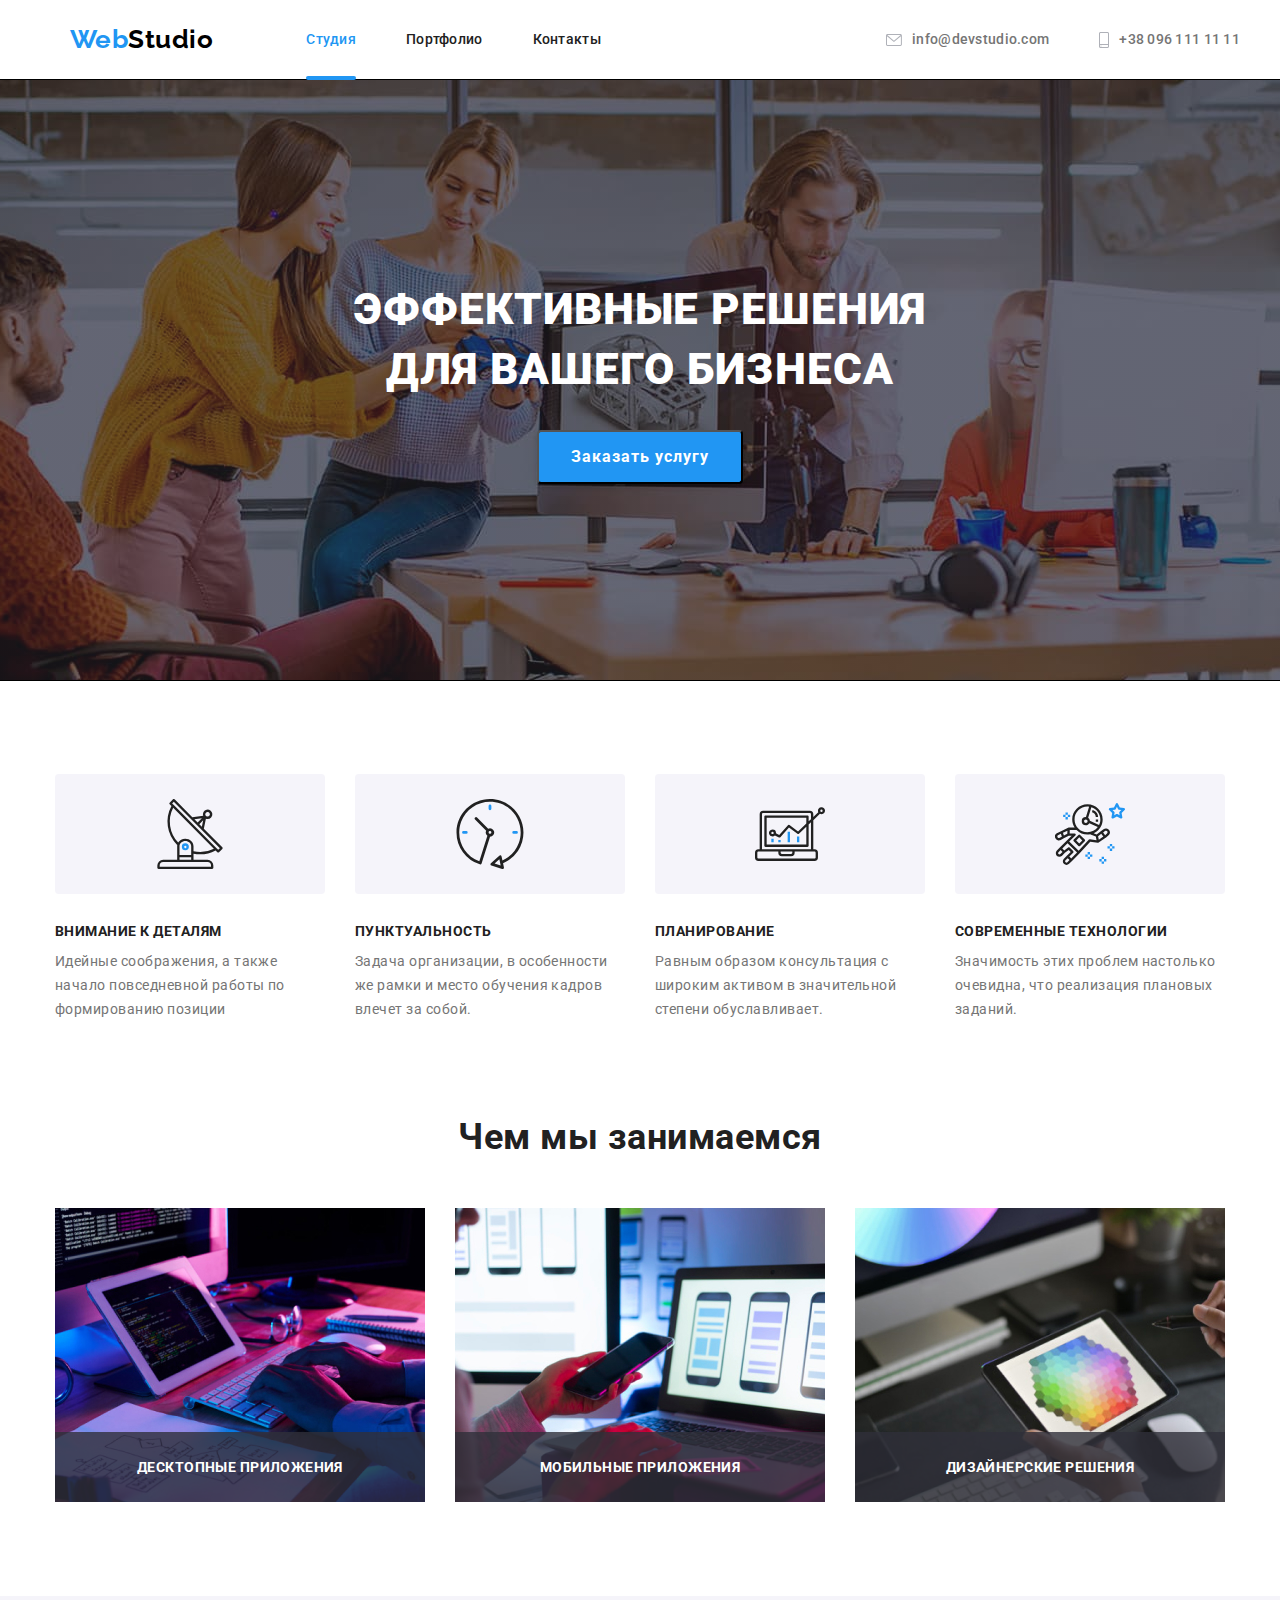
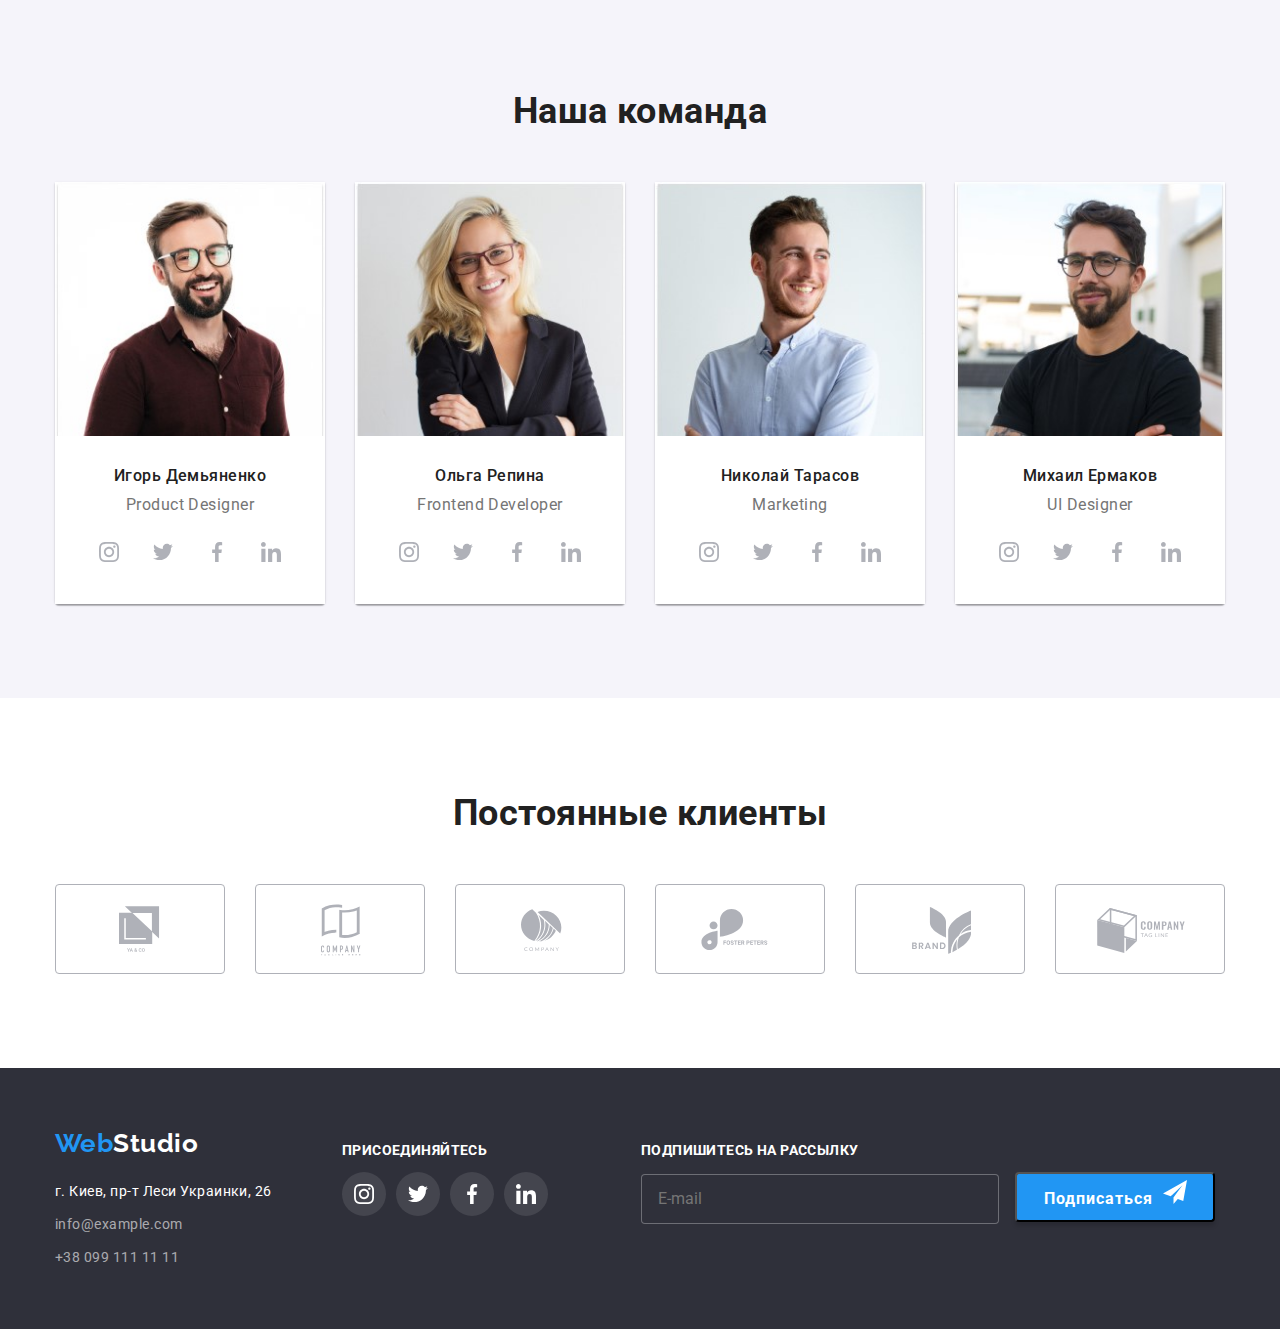
<file: index.html>
<!DOCTYPE html>
<html lang="ru">
<head>
    <meta charset="UTF-8">
    <meta name="viewport" content="width=device-width, initial-scale=1.0">
    <title>WebStudio</title>
    <link href="https://fonts.googleapis.com/css2?family=Raleway:wght@700&family=Roboto:wght@400;500;700;900&display=swap" rel="stylesheet"> 
    <link rel="stylesheet" href="https://cdnjs.cloudflare.com/ajax/libs/modern-normalize/1.0.0/modern-normalize.min.css">
    <link rel="stylesheet" href="./css/main.min.css" />
</head>
<body>
    <header class="conteiner">
        <nav class="conteiner main-nav">
            <a href="./index.html" class="logo"><span class="logo-accent">Web</span>Studio</a>
            <ul class="site-nav list">
                <li class="item"><a href="./index.html" class="link current">Студия</a></li>
                <li class="item"><a href="./portfolio.html" class="link">Портфолио</a> </li>
                <li class="item"><a href=""class="link">Контакты</a> </li>
            </ul>
       
            <ul class="mail list">
                <li class="item">
                    <a href="mailto:info@example.com"class="mail-phone link"> 
                        <div class="social-mail-phone">
                            <svg class="social-icon info envelope"><use xlink:href="./images/symbol-defs.svg#envelope"></use></svg>
                    info@devstudio.com
                </div>
                    </a>
                </li>
                <li class="item">
                    <a  href="tel:+380991111111"class="mail-phone link"> 
                        <div class="social-mail-phone">
                        <svg class="social-icon info smartphone"><use xlink:href="./images/symbol-defs.svg#smartphone"></use></svg>
                        +38 096 111 11 11
                    </div>
                </a>
            </li>
                    </ul>
        </nav>
    </header> 
    <main>
        <section class="hero">
            <div class="conteiner">
                <h1 class="hero-title">Эффективные решения <br> для вашего бизнеса</h1>
                <button class="button" data-modal-open >Заказать услугу</button>
            </div>
        </section>
        <section class="section plus">
            <div class="conteiner">
                <ul class="features list">
                    <li class="item icon-antenna"> <h3 class="title">Внимание к деталям</h3>
                        <p class="text"> Идейные соображения, а также начало повседневной работы по формированию позиции </p>
                    </li>
                    <li class="item icon-clock"> <h3 class="title">Пунктуальность</h3>
                        <p class="text">Задача организации, в особенности же рамки и место обучения кадров влечет за собой.</p>
                    </li>
                    <li class="item icon-diagram"> <h3 class="title">Планирование</h3>
                        <p class="text">Равным образом консультация с широким активом в значительной степени обуславливает.</p>
                    </li>
                    <li class="item icon-astrounaut"> <h3 class="title">Современные технологии</h3>
                        <p class="text">Значимость этих проблем настолько очевидна, что реализация плановых заданий.</p>
                    </li>
                </ul>
            </div>
            </section>
            <section class="section operation">
            <div class="conteiner">
                <h2 class="section-title">Чем мы занимаемся</h2>
                <ul class="work list">
                    <li class="item">
                        <div class="about-work"> <img src="./images/box1.jpg" alt="" width="370"></div>
                        <div class="about-work-text"><p>ДЕСКТОПНЫЕ ПРИЛОЖЕНИЯ</p></div>
                        
                        </li>
                    <li class="item"> 
                        <div class="about-work"><img src="./images/box2.jpg" alt="" width="370"></div>
                    <div class="about-work-text"><p>МОБИЛЬНЫЕ ПРИЛОЖЕНИЯ</p></div>
                    
                    </li>
                    <li class="item"> 
                        <div class="about-work"><img src="./images/box3.jpg" alt="" width="370"></div>
                    <div class="about-work-text"><p>ДИЗАЙНЕРСКИЕ РЕШЕНИЯ</p></div>
                    
                    </li>
                </ul>
            </div>
        </section>
        <section class="section job">
            <div class="conteiner">
                <h2 class="section-title">Наша команда</h2>
                <ul class="company list">
                    <li class="item">
                        <img src="./images/teamcard1.jpg" alt="" width="270">
                        <div class="name">
                            <h3 class="company-title"> Игорь Демьяненко</h3>
                            <p class="company-job">Product Designer</p>
                            <ul class="social-icon-list list">
                                <li class="social-icon-item">
                                    <a class="social-icon-link" href="https://www.instagram.com/" target="_blank"><svg class="social-icon"><use xlink:href="./images/symbol-defs.svg#instagram"></use></svg></a>
                                </li>
                                <li class="social-icon-item">
                                    <a class="social-icon-link" href="https://twitter.com/" target="_blank"><svg class="social-icon"><use xlink:href="./images/symbol-defs.svg#twitter"></use></svg></a>
                                </li>
                                <li class="social-icon-item">
                                    <a class="social-icon-link" href="https://facebook.com/" target="_blank"><svg class="social-icon"><use xlink:href="./images/symbol-defs.svg#facebook"></use></svg></a>
                                </li>
                                <li class="social-icon-item">
                                    <a class="social-icon-link" href="https://www.linkedin.com/" target="_blank"><svg class="social-icon"><use xlink:href="./images/symbol-defs.svg#linkedin"></use></svg></a>
                                </li>

                            </ul>
                        </div>
                        </li>        
                    <li class="item">
                        <img src="./images/teamcard2.jpg" alt="" width="270">
                        <div class="name">
                            <h3 class="company-title">Ольга Репина</h3>
                            <p class="company-job">Frontend Developer</p>
                            <ul class="social-icon-list list">
                                <li class="social-icon-item">
                                    <a class="social-icon-link" href="https://www.instagram.com/" target="_blank"><svg class="social-icon"><use xlink:href="./images/symbol-defs.svg#instagram"></use></svg></a>
                                </li>
                                <li class="social-icon-item">
                                    <a class="social-icon-link" href="https://twitter.com/" target="_blank"><svg class="social-icon"><use xlink:href="./images/symbol-defs.svg#twitter"></use></svg></a>
                                </li>
                                <li class="social-icon-item">
                                    <a class="social-icon-link" href="https://facebook.com/" target="_blank"><svg class="social-icon"><use xlink:href="./images/symbol-defs.svg#facebook"></use></svg></a>
                                </li>
                                <li class="social-icon-item">
                                    <a class="social-icon-link" href="https://www.linkedin.com/" target="_blank"><svg class="social-icon"><use xlink:href="./images/symbol-defs.svg#linkedin"></use></svg></a>
                                </li>

                            </ul>
                        </div> 
                    </li>
                    <li class="item">
                        <img src="./images/teamcard3.jpg" alt="" width="270">
                        <div class="name">
                            <h3 class="company-title">Николай Тарасов</h3>
                            <p class="company-job">Marketing</p>
                            <ul class="social-icon-list list">
                                <li class="social-icon-item">
                                    <a class="social-icon-link" href="https://www.instagram.com/" target="_blank"><svg class="social-icon"><use xlink:href="./images/symbol-defs.svg#instagram"></use></svg></a>
                                </li>
                                <li class="social-icon-item">
                                    <a class="social-icon-link" href="https://twitter.com/" target="_blank"><svg class="social-icon"><use xlink:href="./images/symbol-defs.svg#twitter"></use></svg></a>
                                </li>
                                <li class="social-icon-item">
                                    <a class="social-icon-link" href="https://facebook.com/" target="_blank"><svg class="social-icon"><use xlink:href="./images/symbol-defs.svg#facebook"></use></svg></a>
                                </li>
                                <li class="social-icon-item">
                                    <a class="social-icon-link" href="https://www.linkedin.com/" target="_blank"><svg class="social-icon"><use xlink:href="./images/symbol-defs.svg#linkedin"></use></svg></a>
                                </li>

                            </ul>
                        </div>
                    </li>
                    <li class="item">
                        <img src="./images/teamcard4.jpg" alt="" width="270">
                        <div class="name">
                            <h3 class="company-title">Михаил Ермаков</h3>
                            <p class="company-job">UI Designer</p>
                            <ul class="social-icon-list list">
                                <li class="social-icon-item">
                                    <a class="social-icon-link" href="https://www.instagram.com/" target="_blank"><svg class="social-icon"><use xlink:href="./images/symbol-defs.svg#instagram"></use></svg></a>
                                </li>
                                <li class="social-icon-item">
                                    <a class="social-icon-link" href="https://twitter.com/" target="_blank"><svg class="social-icon"><use xlink:href="./images/symbol-defs.svg#twitter"></use></svg></a>
                                </li>
                                <li class="social-icon-item">
                                    <a class="social-icon-link" href="https://facebook.com/" target="_blank"><svg class="social-icon"><use xlink:href="./images/symbol-defs.svg#facebook"></use></svg></a>
                                </li>
                                <li class="social-icon-item">
                                    <a class="social-icon-link" href="https://www.linkedin.com/" target="_blank"><svg class="social-icon"><use xlink:href="./images/symbol-defs.svg#linkedin"></use></svg></a>
                                </li>

                            </ul>
                        </div>
                    </li>
                </ul>
            </div>
        </section>
        <section class="section client">
            <div class="conteiner">
                <h2 class="section-title"> Постоянные клиенты</h2>
                <ul class="customer list">
                    <li class="item">
                        <a class="customer-icon-link" href="">
                            <svg class="social-icon-partner" width="44.27px" height="49.23"><use xlink:href="./images/symbol-defs.svg#logo1"></use></svg>

                        </a>
                    </li>
                    <li class="item">
                        <a class="customer-icon-link" href="">
                            <svg class="social-icon-partner" width="40px" height="52"><use xlink:href="./images/symbol-defs.svg#logo2"></use></svg>

                        </a>
                    </li>
                    <li class="item">
                        <a class="customer-icon-link" href="">
                            <svg class="social-icon-partner" width="41px" height="42.6"><use xlink:href="./images/symbol-defs.svg#logo3"></use></svg>

                        </a>
                    </li>
                    <li class="item">
                        <a class="customer-icon-link" href="">
                            <svg class="social-icon-partner" width="79.66px" height="42.02"><use xlink:href="./images/symbol-defs.svg#logo4"></use></svg>

                        </a>
                    </li>
                    <li class="item">
                        <a class="customer-icon-link" href="">
                            <svg class="social-icon-partner" width="59px" height="47"><use xlink:href="./images/symbol-defs.svg#logo5"></use></svg>

                        </a>
                    </li>
                    <li class="item">
                        <a class="customer-icon-link" href="">
                            <svg class="social-icon-partner" width="88.48px" height="45.44"><use xlink:href="./images/symbol-defs.svg#logo6"></use></svg>

                        </a>
                    </li>
                </ul>
            </div>
        </section>
    </main>
    <footer class="post">
        <div class="post-social conteiner">
            <div>
            <a href="./index.html" class="post-logo"><span class="post-logo-accent">Web</span>Studio</a>
            <address>  
                <ul class="address list">
                    <li class="post-address"> <p>г. Киев, пр-т Леси Украинки, 26</p></li>
                    <li class="post-address"><a href="mailto:info@example.com" class="link">info@example.com</a></li>
                    <li class="post-address"> <a href="tel:+380991111111" class="link">+38 099 111 11 11</a></li>
                </ul>   
            </address>
            </div>
       
            <div class="post-social-icon">
            <h3 class="title">ПРИСОЕДИНЯЙТЕСЬ</h3>
            <ul class="social-icon-list list">
                <li class="social-icon-item">
                    <a class="social-icon-link welcom" href="https://www.instagram.com/" target="_blank"><svg class="social-icon"><use xlink:href="./images/symbol-defs.svg#instagram"></use></svg></a>
                </li>
                <li class="social-icon-item">
                    <a class="social-icon-link welcom" href="https://twitter.com/" target="_blank"><svg class="social-icon"><use xlink:href="./images/symbol-defs.svg#twitter"></use></svg></a>
                </li>
                <li class="social-icon-item">
                    <a class="social-icon-link welcom" href="https://facebook.com/" target="_blank"><svg class="social-icon"><use xlink:href="./images/symbol-defs.svg#facebook"></use></svg></a>
                </li>
                <li class="social-icon-item">
                    <a class="social-icon-link welcom" href="https://www.linkedin.com/" target="_blank"><svg class="social-icon"><use xlink:href="./images/symbol-defs.svg#linkedin"></use></svg></a>
                </li>
                        
            </ul>
            </div>
            <div class="post-social-form">
                <h3 class="title">ПОДПИШИТЕСЬ НА РАССЫЛКУ</h3>
                <form class="mail-form">
                    <input type="mail" name="e-mail" id="e-mail" class="post-social-input" placeholder="E-mail">
                    <button type="submit" class="post-social-button"><p class="post-social-button-send">Подписаться</p></button>
                </form>
            </div>
        </div>
    </footer>
    <div class="backdrop is-hidden" data-modal >
        <div class="modal">
            <button class="exit-modal" data-modal-close ><svg class="back-modal"><use xlink:href="./images/symbol-defs.svg#close-black-18dp-2-1-1"></use></svg></button>
            <h4 class="modal-text">Оставьте свои данные, мы вам перезвоним</h4>
            <form class="form">
                <div class="form-group">
                    <label for="user-name" class="form-label">Имя</label>
                    <div class="form-group-picture">
                        <input type="text" class="form-input" name="user-name" id="user-name"/>
                        <svg class="picture"><use xlink:href="./images/symbol-defs.svg#Vector"></use></svg>
                    </div>

                </div>
                <div class="form-group">
                    <label for="tel" class="form-label">Телефон</label>
                    <div class="form-group-picture">
                        <input type="tel" class="form-input" name="tel" id="tel"/>
                        <svg class="picture"><use xlink:href="./images/symbol-defs.svg#phone-black-18dp"></use></svg>
                    </div>

                </div>
                <div class="form-group">
                    <label for="mail" class="form-label">Почта</label>
                    <div class="form-group-picture">
                        <input type="email" class="form-input" name="mail" id="mail"/>
                        <svg class="picture"><use xlink:href="./images/symbol-defs.svg#email-black-18dp"></use></svg>
                    </div>
                        
                </div>
                <div class="form-group">
                    <label for="comment" class="form-label">Комментарий</label>
                    <textarea class="form-textarea" name="comment" id="comment" placeholder="Введите текст"></textarea>


                </div>
                <div class="checkbox-policy">
                    <label for="policy" class="checkbox-label">
                    <input type="checkbox" class="checkbox visually-hidden" name="policy" id="policy">
                    <span class="policy-click">Соглашаюсь с рассылкой и принимаю</span> <a href="" class="link form-policy">Условия договора</a>
                    </label>
                </div>
                <div class="policy-button-form">
                <button type="submit" class="button-form">Отправить</button>
            </div>
            </form>
                



            <!--  -->
        
        </div>
    
    </div>
    <script src="./js/modal.js"></script>
</body>
</html>
</file>
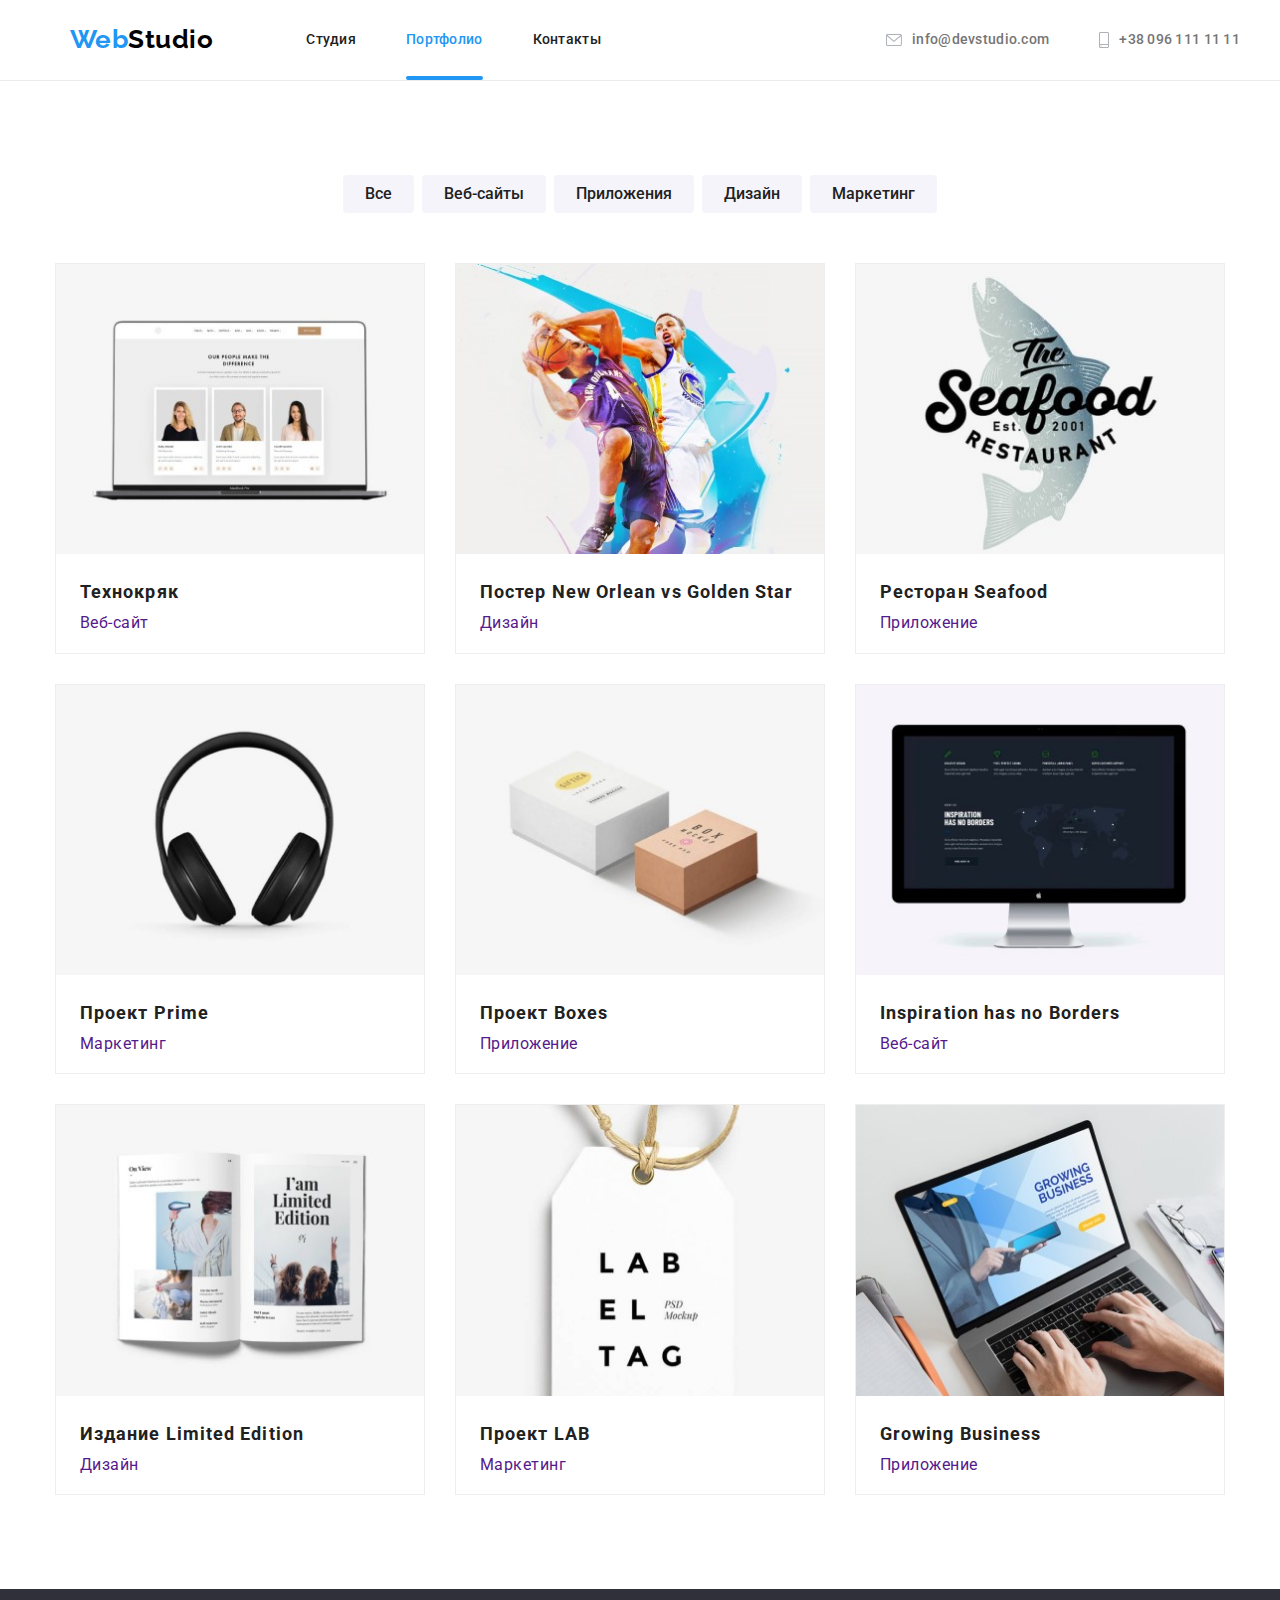
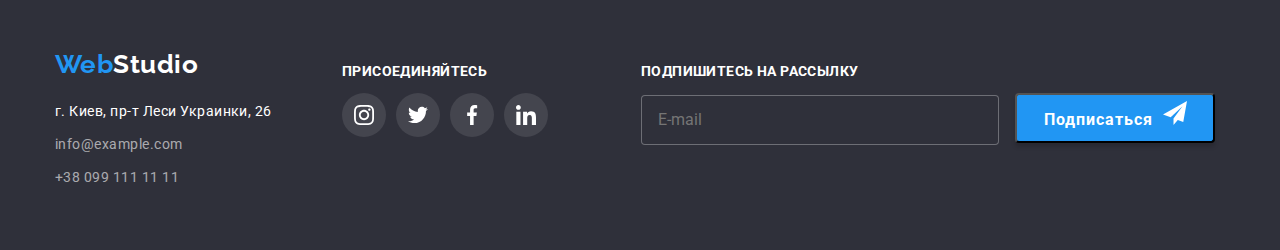
<file: portfolio.html>
<!DOCTYPE html>
<html lang="ru">
<head>
    <meta charset="UTF-8">
    <meta name="viewport" content="width=device-width, initial-scale=1.0">
    <title>WebStudio</title>
    <link href="https://fonts.googleapis.com/css2?family=Raleway:wght@700&family=Roboto:wght@400;500;700;900&display=swap" rel="stylesheet"> 
    <link rel="stylesheet" href="https://cdnjs.cloudflare.com/ajax/libs/modern-normalize/1.0.0/modern-normalize.min.css">
    <link rel="stylesheet" href="./css/main.min.css" />
</head>
<body>
   <header class="conteiner">
        <nav class="conteiner main-nav">
            <a href="./index.html" class="logo"><span class="logo-accent">Web</span>Studio</a>
            <ul class="site-nav list">
                <li class="item"><a href="./index.html" class="link">Студия</a></li>
                <li class="item"><a href="./portfolio.html" class="link current">Портфолио</a> </li>
                <li class="item"><a href=""class="link">Контакты</a> </li>
            </ul>
            <ul class="mail list">
                <li class="item">
                    <a href="mailto:info@example.com"class="mail-phone link"> 
                        <div class="social-mail-phone">
                            <svg class="social-icon info envelope"><use xlink:href="./images/symbol-defs.svg#envelope"></use></svg>
                    info@devstudio.com
                </div>
                    </a>
                </li>
                <li class="item">
                    <a  href="tel:+380991111111"class="mail-phone link"> 
                        <div class="social-mail-phone">
                        <svg class="social-icon info smartphone"><use xlink:href="./images/symbol-defs.svg#smartphone"></use></svg>
                        +38 096 111 11 11
                    </div>
                </a>
            </li>
                    </ul>
        </nav>
   </header> 
   <main class="portfolio" >
        <section class="section">
            <div class="conteiner project">
                <ul class="filtr list">
                    <li class="item"><button class="filtr-project" type="button"><h3 class="filtr-title">Все</h3></button></li>
                    <li class="item"><button class="filtr-project" type="button"><h3 class="filtr-title">Веб-сайты</h3></button></li>
                    <li class="item"><button class="filtr-project" type="button"><h3 class="filtr-title">Приложения</h3></button></li>
                    <li class="item"><button class="filtr-project" type="button"><h3 class="filtr-title">Дизайн</h3></button></li>
                    <li class="item"><button class="filtr-project" type="button"><h3 class="filtr-title">Маркетинг</h3></button></li>
                </ul>
                <ul class="example list">
                    <li class="item tehno">
                        <a href="" class="example-work">
                        <div class="about-example-work">
                            <img src="./images/project1.jpg" alt="" width="370">
                            <p class="example-work-text">Технокряк это современная площадка распространения коронавируса. Компании используют эту платформу для цифрового шпионажа и атак на защищенные сервера конкурентов</p>
                        </div>
                        <div class="card">
                            <h3 class="title">Технокряк</h3>
                            <p>Веб-сайт</p>
                        </div>
                        </a>
                    </li>
                    <li class="item">
                        <a href="" class="example-work">
                        <img src="./images/project2.jpg" alt="" width="370">
                        <div class="card">
                            <h3 class="title">Постер New Orlean vs Golden Star</h3>
                            <p>Дизайн</p>
                        </div>
                        </a>
                    </li>
                    <li class="item">
                        <a href="" class="example-work">
                        <img src="./images/project3.jpg" alt="" width="370">
                        <div class="card">
                            <h3 class="title">Ресторан Seafood</h3>
                            <p>Приложение</p>
                        </div>
                        </a>
                    </li>
                    <li class="item">
                        <a href=""class="example-work">
                        <img src="./images/project4.jpg" alt="" width="370">
                        <div class="card">
                            <h3 class="title">Проект Prime</h3>
                            <p>Маркетинг</p>
                        </div>
                        </a>
                    </li>
                    <li class="item">
                        <a href=""class="example-work">
                        <img src="./images/project5.jpg" alt="" width="370">
                        <div class="card">
                            <h3 class="title">Проект Boxes</h3>
                            <p>Приложение</p>
                        </div>
                        </a>
                    </li>
                    <li class="item">
                        <a href=""class="example-work">
                        <img src="./images/project6.jpg" alt="" width="370">
                        <div class="card">
                            <h3 class="title">Inspiration has no Borders</h3>
                            <p>Веб-сайт</p>
                        </div>
                        </a>
                    </li>
                    <li class="item">
                        <a href=""class="example-work">
                        <img src="./images/project7.jpg" alt="" width="370">
                        <div class="card">
                            <h3 class="title">Издание Limited Edition</h3>
                            <p>Дизайн</p>
                        </div>
                        </a>
                    </li>
                    <li class="item">
                        <a href=""class="example-work">
                        <img src="./images/project8.jpg" alt="" width="370">
                        <div class="card">
                            <h3 class="title">Проект LAB</h3>
                            <p>Маркетинг</p>
                        </div>
                        </a>
                    </li>
                    <li class="item">
                        <a href=""class="example-work">
                        <img src="./images/project9.jpg" alt="" width="370">
                        <div class="card">
                            <h3 class="title">Growing Business</h3>
                            <p>Приложение</p>
                        </div>
                        </a>
                    </li>
                </ul>
            </div>
        </section>
   </main>
<footer class="post">
    <div class="post-social conteiner">
        <div>
        <a href="./index.html" class="post-logo"><span class="post-logo-accent">Web</span>Studio</a>
        <address>  
            <ul class="address list">
                <li class="post-address"> <p>г. Киев, пр-т Леси Украинки, 26</p></li>
                <li class="post-address"><a href="mailto:info@example.com" class="link">info@example.com</a></li>
                <li class="post-address"> <a href="tel:+380991111111" class="link">+38 099 111 11 11</a></li>
            </ul>   
        </address>
        </div>
   
        <div class="post-social-icon">
        <h3 class="title">ПРИСОЕДИНЯЙТЕСЬ</h3>
        <ul class="social-icon-list list">
            <li class="social-icon-item">
                <a class="social-icon-link welcom" href="https://www.instagram.com/" target="_blank"><svg class="social-icon"><use xlink:href="./images/symbol-defs.svg#instagram"></use></svg></a>
            </li>
            <li class="social-icon-item">
                <a class="social-icon-link welcom" href="https://twitter.com/" target="_blank"><svg class="social-icon"><use xlink:href="./images/symbol-defs.svg#twitter"></use></svg></a>
            </li>
            <li class="social-icon-item">
                <a class="social-icon-link welcom" href="https://facebook.com/" target="_blank"><svg class="social-icon"><use xlink:href="./images/symbol-defs.svg#facebook"></use></svg></a>
            </li>
            <li class="social-icon-item">
                <a class="social-icon-link welcom" href="https://www.linkedin.com/" target="_blank"><svg class="social-icon"><use xlink:href="./images/symbol-defs.svg#linkedin"></use></svg></a>
            </li>
                    
    </ul>
     </div>
     <div class="post-social-form">
        <h3 class="title">ПОДПИШИТЕСЬ НА РАССЫЛКУ</h3>
        <form class="mail-form">
            <input type="mail" name="e-mail" id="e-mail" class="post-social-input" placeholder="E-mail">
            <button type="submit" class="post-social-button"><p class="post-social-button-send">Подписаться</p></button>
            <!-- <svg class="social-icon icon-send"><use xlink:href="./images/symbol-defs.svg#icon-send"></use></svg> -->

        </form>



    </div>
    </div>
</footer>
</body>
</html>
</file>
<file: css/main.min.css>
body{background-color:#ffffff;color:#757575;font-family:Roboto, sans-serif;letter-spacing:0.03em}img{display:block;max-width:100%;height:auto}.conteiner{width:1200px;padding-left:15px;padding-right:15px;margin:0px;margin-left:auto;margin-right:auto}.list{padding:0;margin:0;list-style:none}.current::after{content:"";position:absolute;width:100%;height:4px;background-color:#2196F3;left:0;bottom:0;border-radius:2px}p{margin-top:0px;margin-bottom:0px}.logo-accent{color:#2196F3}.logo{color:black;font-family:Raleway, sans-serif;font-weight:700;font-size:26px;line-height:1.2;text-decoration:none}.post-logo{margin-top:0px;margin-bottom:20px;color:#ffffff;font-family:Raleway, sans-serif;font-weight:700;font-size:26px;line-height:1.2;text-decoration:none}.post-logo-accent{color:#2196F3;margin-bottom:20px}.hero .button{display:inline-block;padding:10px 32px;border:1 px solid transparent;box-shadow:0px 4px 4px rgba(0,0,0,0.15);border-radius:4px;background-color:#2196F3;color:#ffffff;font-weight:700;font-size:16px;line-height:1.87;text-decoration:none;letter-spacing:0.06em}.post-social-button{width:200px;height:50px;margin-left:12px;background:#2196F3;box-shadow:0px 4px 4px rgba(0,0,0,0.15);border-radius:4px;font-family:Roboto;font-style:normal;font-weight:bold;font-size:16px;line-height:30px;letter-spacing:0.06em;color:#FFFFFF}.post-social-button-send::after{content:url(../images/iconsend.svg);width:24px;height:24px;padding-left:10px;background-position:center}.post-social-button .social-icon{right:8px;top:13px;bottom:13px;width:24px;height:24px}.button-form{margin:auto;position:absolute;top:0;left:0;bottom:0;right:0;width:200px;height:50px;margin-top:30px;background:#188CE8;box-shadow:0px 4px 4px rgba(0,0,0,0.15);border-radius:4px;font-family:Roboto;font-style:normal;font-weight:bold;font-size:16px;line-height:30px;letter-spacing:0.06em;color:#FFFFFF}.policy-button-form{position:relative}.social-icon{width:20px;height:20px;fill:#AFB1B8;transition-property:fill;transition-duration:250ms;transition-timing-function:cubic-bezier 0.4,0,0.2,1}.social-icon-list{display:flex;justify-content:center}.social-icon-item:not(:last-child){margin-right:10px}.social-icon-link{display:flex;justify-content:center;align-items:center;width:44px;height:44px;background-color:#fff;border-radius:50%;transition-property:background-color;transition-duration:250ms;transition-timing-function:cubic-bezier 0.4,0,0.2,1}.social-icon-link:hover,.social-icon-link:focus{background-color:#2196F3}.social-icon-link:hover .social-icon,.social-icon-link:focus .social-icon{fill:#fff}.social-icon.info.envelope{width:16px;height:12px}.social-icon.info.smartphone{width:10px;height:16px}.social-icon-partner{fill:#AFB1B8}.social-icon-partner{transition-property:fill;transition-duration:250ms;transition-timing-function:cubic-bezier 0.4,0,0.2,1}.welcom .social-icon{fill:#fff}.post-social-icon{margin-left:70px;margin-right:93px}.customer-icon-link{transition-property:border;transition-duration:250ms;transition-timing-function:cubic-bezier 0.4,0,0.2,1}.customer-icon-link:hover,.customer-icon-link:hover{border:1px solid #2196F3}.customer-icon-link:hover .social-icon-partner,.customer-icon-link:focus .social-icon-partner{fill:#2196F3}.form{position:absolute;top:100px;left:40px;width:448px}.form-policy{color:#2196F3}.form-group{display:flex;flex-direction:column}.form-group:not(:last-child){margin-bottom:10px}.form-group:last-child{margin-bottom:20px}.form-group input{padding-bottom:12px;padding-top:12px;padding-left:42px;border:1px solid rgba(33,33,33,0.2);border-radius:4px;width:100%}.form-group input,.form-group textarea:focus{outline-color:#2196F3}.form-group input,.form-group textarea{transition-property:outline-color;transition-duration:250ms;transition-timing-function:cubic-bezier 0.4,0,0.2,1}.form-group-picture{position:relative}.form-group textarea{height:120px;width:448px;border:1px solid rgba(33,33,33,0.2);border-radius:4px}.form-group textarea::placeholder{font-family:Roboto;font-size:14px;font-style:normal;font-weight:400;line-height:16px;letter-spacing:0,01em;text-align:left}.form-group input:focus+.picture{fill:#2196F3}.form-label{width:100%}.form-textarea{padding:12px 16px}.icon-form{position:absolute}.backdrop{position:fixed;top:0;left:0;width:100%;height:100%;background-color:rgba(0,0,0,0.2);z-index:100}.backdrop.is-hidden{opacity:0;pointer-events:none}.modal{position:absolute;top:50%;left:50%;transform:translate(-50%, -50%);width:528px;height:581px;background:#FFFFFF;box-shadow:0px 1px 3px rgba(0,0,0,0.12),0px 1px 1px rgba(0,0,0,0.14),0px 2px 1px rgba(0,0,0,0.2);border-radius:4px}.modal-text{position:absolute;top:40px;left:40px;font-family:Roboto;font-size:20px;font-style:normal;font-weight:700;line-height:23px;letter-spacing:0,03em;text-align:center;color:#212121}.exit-modal{position:absolute;top:8px;right:8px;background:#FFFFFF;padding:0;border:0}.exit-modal:hover{fill:#2196F3}.exit-modal:focus{fill:#2196F3}.exit-modal{transition-property:fill;transition-duration:250ms;transition-timing-function:cubic-bezier 0.4,0,0.2,1}.back-modal{width:30px;height:30px;border-radius:50%;background:#FFFFFF;border:1px solid rgba(0,0,0,0.1)}.picture{height:18px;width:18px;position:absolute;left:12px;top:50%;transform:translateY(-50%)}textarea{resize:none}.visually-hidden{position:absolute;clip:rect(1px 1px 1px 1px);clip:rect(1px 1px 1px 1px);padding:0;border:0;height:1px;width:1px;overflow:hidden}.checkbox-policy{white-space:nowrap}.policy-click{font-family:Roboto;font-style:normal;font-weight:normal;font-size:14px;line-height:24px;letter-spacing:0.03em;color:#757575}.checkbox-label span::before{content:"";display:inline-block;width:16px;height:15px;border:2px solid #212121;margin-right:7px;vertical-align:middle}.checkbox:checked+span::before{background-color:#2196F3;border:2px solid #2196F3;background-image:url(../images/Vector@2x.svg)}.main-nav{display:flex;align-items:center}.site-nav{display:flex;margin-left:93px}.site-nav .item:not(:last-child){margin-right:50px}.site-nav .link{display:block;padding-top:32px;padding-bottom:32px;color:#212121;letter-spacing:0.02em;font-weight:500;font-size:14px;line-height:1.14;text-decoration:none;transition-property:color;transition-duration:250ms;transition-timing-function:cubic-bezier 0.4,0,0.2,1}.site-nav .link:hover,.site-nav .link:focus{color:#2196F3}.site-nav .item{position:relative}.site-nav .current{color:#2196F3}.info{margin-right:10px;transition-property:fill;transition-duration:250ms;transition-timing-function:cubic-bezier 0.4,0,0.2,1}.mail{display:flex;margin-left:auto}.mail .item:not(:last-child){margin-right:50px}.mail .link{color:#757575;letter-spacing:0.02em;font-weight:500;font-size:14px;line-height:1.14;text-decoration:none;transition-property:color;transition-duration:250ms;transition-timing-function:cubic-bezier 0.4,0,0.2,1}.mail .link:hover,.mail .link:focus{color:#2196F3}.mail .link:hover .info,.mail .link:focus .info{fill:#2196F3}.social-mail-phone{display:flex;align-items:center}.section-title{margin-top:0px;margin-bottom:50px;color:#212121;font-weight:700;font-size:36px;line-height:1.17;text-align:center}.hero{padding-top:200px;padding-bottom:200px;background-image:linear-gradient(to right, rgba(47,48,58,0.4), rgba(47,48,58,0.4)),url(../images/company.jpg);background-color:#2F303A;max-width:1600px;height:600px;outline:1px solid black;background-repeat:no-repeat;background-size:cover;background-position:center;margin-left:auto;margin-right:auto;letter-spacing:0.06em;text-align:center}.hero-title{margin-top:0;margin-bottom:30px;color:#ffffff;font-weight:900;font-size:44px;line-height:1.36;text-transform:uppercase}.section.plus{padding-top:94px;padding-bottom:94px}.features{display:flex;flex-wrap:wrap;justify-content:space-between}.features .item::before{display:block;content:'';height:120px;background-size:70px;background-repeat:no-repeat;background-position:center;background-color:#F5F4FA;border-radius:4px;margin-bottom:30px}.features .item{width:270px}.features .title{margin-top:0px;margin-bottom:10px;color:#212121;font-weight:700;font-size:14px;line-height:1.14;text-transform:uppercase}.features .text{margin-top:0px;margin-bottom:0px;font-size:14px;line-height:1.71}.icon-antenna::before{background-image:url(../images/antenna.svg)}.icon-clock::before{background-image:url(../images/clock.svg)}.icon-diagram::before{background-image:url(../images/diagram.svg)}.icon-astrounaut::before{background-image:url(../images/astronaut.svg)}.work{display:flex}.work .item:not(:last-child){margin-right:30px}.work .item{position:relative}.about-work-text{position:absolute;bottom:0;width:370px;height:70px;background-color:rgba(47,48,58,0.8);font-family:Roboto;font-style:normal;font-weight:bold;font-size:14px;line-height:16px;text-align:center;letter-spacing:0.03em;text-transform:uppercase;padding-top:27px;padding-bottom:27px;color:#FFFFFF}.section.operation{padding-bottom:94px}.section.job{padding-top:94px;padding-bottom:94px;background-color:#F5F4FA;background-size:cover}.company{display:flex;margin-top:50px}.company .item{box-shadow:0px 1px 3px rgba(0,0,0,0.12),0px 1px 1px rgba(0,0,0,0.14),0px 2px 1px rgba(0,0,0,0.2);border-radius:0px 0px 4px 4px;background:#FFFFFF}.company .item:not(:last-child){margin-right:30px}.name{text-align:center;background:#FFFFFF;padding-top:30px;padding-bottom:30px}.company-title{margin-top:0px;margin-bottom:10px;color:#212121;font-weight:500;font-size:16px;line-height:1.19}.company-job{margin-top:0px;margin-bottom:16px;font-size:16px;line-height:1.19}.customer-icon-link{display:flex;height:90px;width:170px;justify-content:center;align-items:center}.section.client{padding-top:94px;padding-bottom:94px}.customer{display:flex;flex-wrap:wrap;justify-content:space-between}.customer .item{border:1px solid #AFB1B8;box-sizing:border-box;border-radius:4px;width:170px;height:90px}.post{padding-top:60px;padding-bottom:60px;background-color:#2F303A}.post .title{color:#ffffff;font-family:Roboto;font-style:normal;font-weight:bold;font-size:14px;line-height:16px;letter-spacing:0.03em}.post-address:not(:last-child){margin-bottom:9px}.post-address:not(:last-child):last-child{padding-bottom:60px}.post-address:not(:last-child):first-child{margin-top:20px}.post-social{display:flex;flex:baseline}.welcom{background-color:rgba(255,255,255,0.1)}.post-social-input{width:358px;height:50px;border-radius:4px;border:1px solid rgba(255,255,255,0.3);background-color:#2F303A;color:#ffffff;padding-left:16px}.address{color:#ffffff;font-size:14px;line-height:1.71;font-style:normal}.address .link{margin-top:9px;margin-bottom:0px;color:rgba(255,255,255,0.6);text-decoration:none}.conteiner.project{padding-bottom:94px;padding-top:94px;margin-bottom:0px;margin-top:0px}.filtr-project{padding:0px;border-radius:4px;background:#F5F4FA;border:transparent}.filtr-project :hover{background:#2196F3;color:#ffffff}.filtr-project :hover .filtr-title{color:#FFFFFF}.portfolio{border-top:1px solid #ECECEC}.filtr{display:flex;justify-content:center;margin-bottom:50px}.filtr .item:not(:last-child){margin-right:8px}.filtr-title:hover{box-shadow:0px 3px 1px rgba(0,0,0,0.1),0px 1px 2px rgba(0,0,0,0.08),0px 2px 2px rgba(0,0,0,0.12);background-color:#2196F3}.filtr-title{padding:6px 22px;margin:0px;transition-property:color, background;transition-duration:250ms;transition-timing-function:cubic-bezier 0.4,0,0.2,1}.filtr-title{color:#212121;font-weight:500;font-size:16px;line-height:1.62;text-align:center}.card{padding:20px 24px}.example{display:flex;flex-wrap:wrap}.example .item{width:370px;margin-right:30px;margin-bottom:30px;border:1px solid #EEEEEE;background:#FFFFFF;box-sizing:border-box;transition-property:box-shadow;transition-duration:250ms;transition-timing-function:cubic-bezier 0.4,0,0.2,1}.example .item:hover,.example .item:focus{box-shadow:0px 1px 1px rgba(0,0,0,0.12),0px 4px 4px rgba(0,0,0,0.06),1px 4px 6px rgba(0,0,0,0.16)}.example .item{transition-property:obox-shadow;transition-duration:250ms;transition-timing-function:cubic-bezier 0.4,0,0.2,1}.example .item:nth-child(3n){margin-right:0px}.example .item:nth-last-child(-n+3){margin-bottom:0px}.example .title{margin-top:0px;margin-bottom:4px;color:#212121;letter-spacing:0.06em;font-weight:700;font-size:18px;line-height:2}.example>p{margin-top:4px;margin-bottom:0px;font-size:16px;line-height:1.86}.about-example-work{position:relative;overflow:hidden}.example-work-text{display:inline-block;position:absolute;top:0;left:0;width:100%;height:100%;transform:translateY(100%);font-family:Roboto;font-style:normal;font-weight:normal;font-size:18px;line-height:28px;padding:63px 24px;transition-property:transform;transition-duration:250ms;transition-timing-function:cubic-bezier 0.4,0,0.2,1;background-color:rgba(33,150,243,0.9);letter-spacing:0.03em;color:#FFFFFF}.example .item.tehno:hover .example-work-text{transform:translateY(0)}.example-work{text-decoration:none}
/*# sourceMappingURL=main.min.css.map */
</file>
